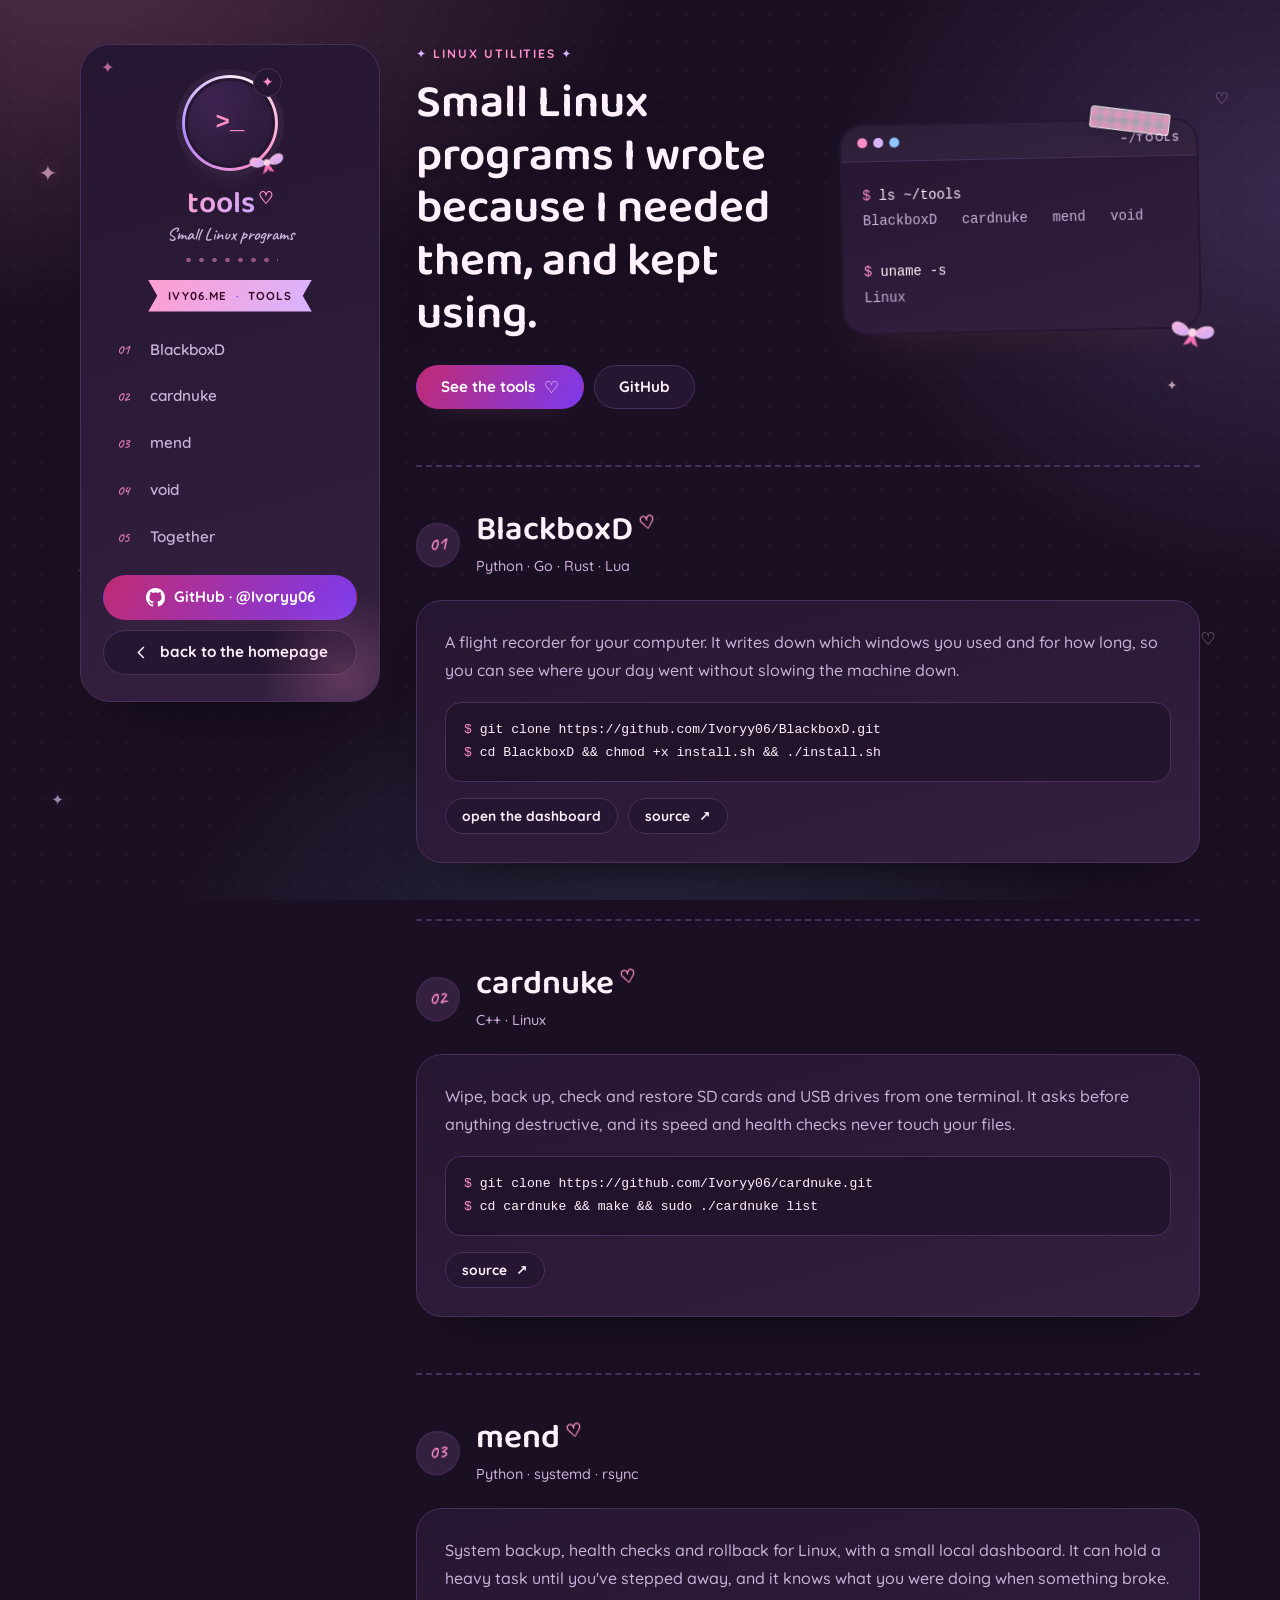
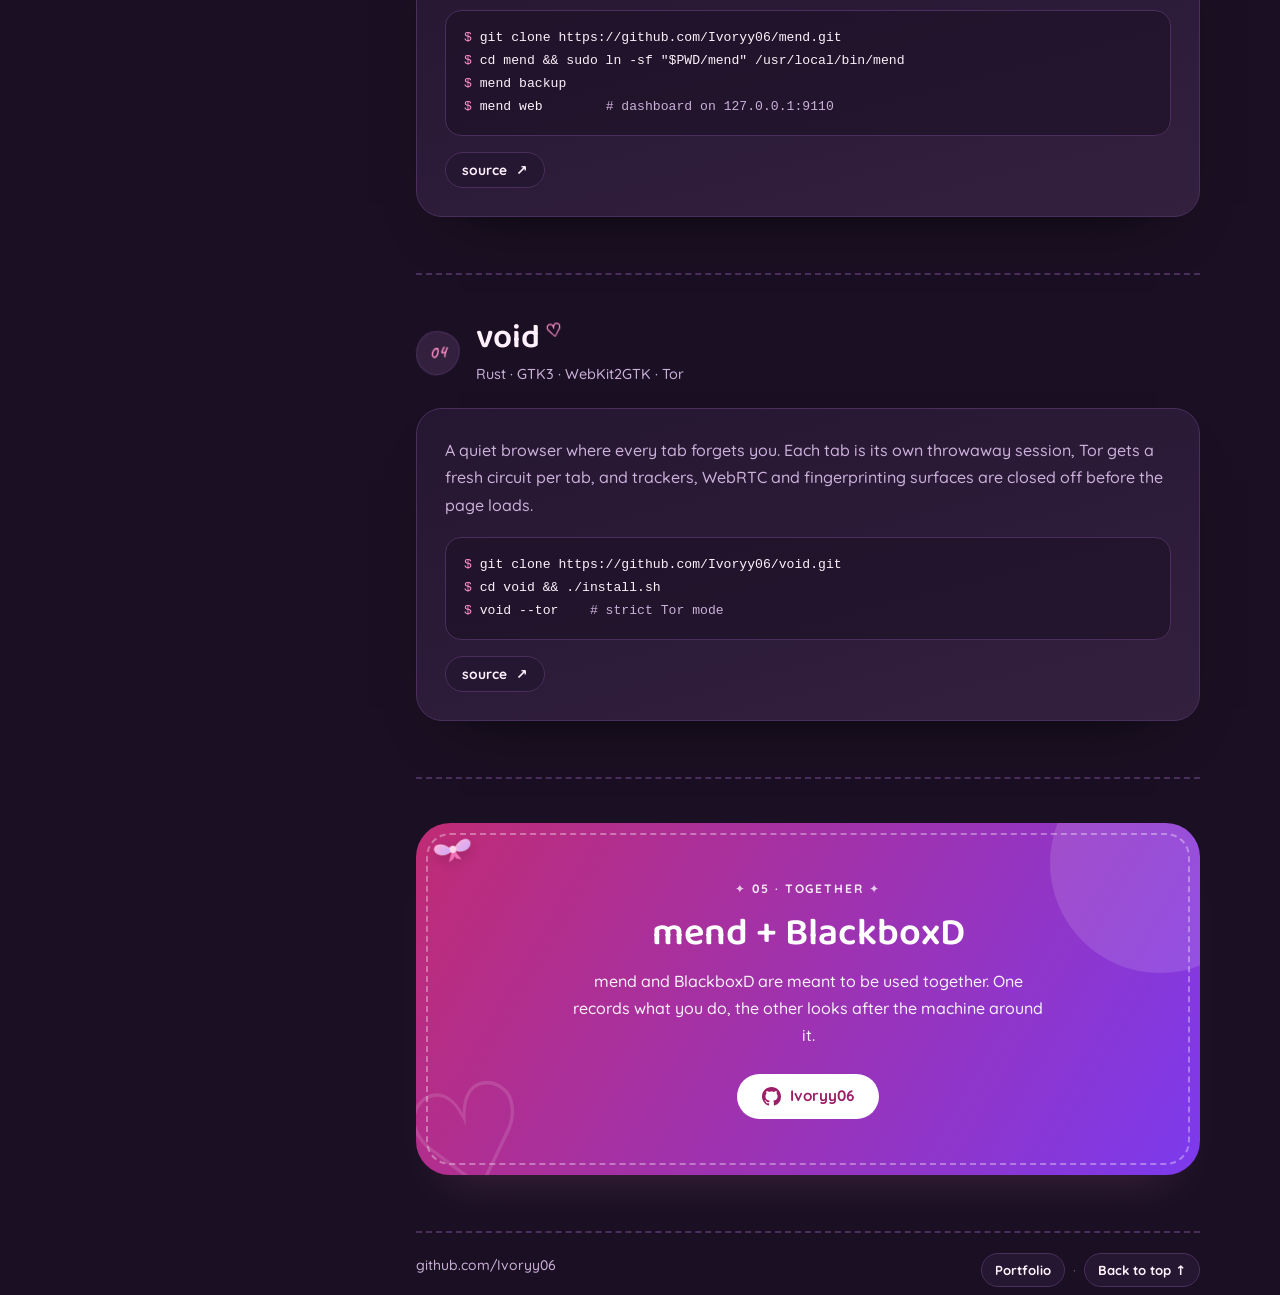
<file: tools/index.html>
<!DOCTYPE html>
<html lang="en">
<head>
  <meta charset="UTF-8" />
  <meta name="viewport" content="width=device-width, initial-scale=1, viewport-fit=cover" />
  <title>Tools – Ivory</title>
  <meta name="description" content="Small Linux programs I wrote because I needed them: BlackboxD, cardnuke, mend and void." />
  <meta property="og:title" content="Tools – Ivory" />
  <meta property="og:description" content="Small Linux programs I wrote because I needed them: BlackboxD, cardnuke, mend and void." />
  <meta property="og:type" content="website" />
  <meta property="og:url" content="https://ivy06.me/tools/" />
  <meta name="color-scheme" content="dark" />
  <meta name="theme-color" content="#1b1023" />
  <link rel="icon" href="/favicon.svg" type="image/svg+xml" />
  <link rel="preconnect" href="https://fonts.googleapis.com" />
  <link rel="preconnect" href="https://fonts.gstatic.com" crossorigin />
  <link href="https://fonts.googleapis.com/css2?family=Baloo+2:wght@500;600;700&family=Caveat:wght@500;600&family=Quicksand:wght@400;500;600;700&display=swap" rel="stylesheet" />
  <style>
    /* The same dark candy palette as the diary and the portfolio. */
    :root {
      color-scheme: dark;
      --bg: #1b1023;
      --panel: #251631;
      --panel-2: #33203f;
      --line: #4a2e5c;
      --text: #fff0fb;
      --muted: #cbb0da;
      --primary: #ff8fc9;
      --accent: #d8b4fe;
      --grad: linear-gradient(120deg, #ff8fc9, #b18cff);
      --grad-strong: linear-gradient(120deg, #c02b74, #7c3aed);
      --grad-text: linear-gradient(120deg, #ff9ed0, #c9a8ff);
      --surface: linear-gradient(165deg, #251631, #33203f);
      --shadow: 0 30px 60px -42px rgba(0, 0, 0, .95);
      --glow: rgba(255, 143, 201, .22);
      --pastel-panel: linear-gradient(160deg, rgba(255, 182, 216, .20), rgba(201, 168, 255, .16));
      --font-display: "Baloo 2", "Trebuchet MS", "Segoe UI", sans-serif;
      --font-body: "Quicksand", system-ui, -apple-system, "Segoe UI", sans-serif;
      --font-hand: "Caveat", "Segoe Script", cursive;
      --mono: ui-monospace, SFMono-Regular, Menlo, Consolas, monospace;
      --max: 1120px;
      --ease: cubic-bezier(.22, .75, .3, 1);
    }

    * { box-sizing: border-box; }
    html { scroll-behavior: smooth; scroll-padding-top: 24px; -webkit-text-size-adjust: 100%; }
    body {
      margin: 0;
      background: var(--bg);
      color: var(--text);
      font: 500 1rem/1.7 var(--font-body);
      -webkit-font-smoothing: antialiased;
      overflow-x: hidden;
      scrollbar-color: var(--primary) transparent;
      scrollbar-width: thin;
    }
    ::-webkit-scrollbar { width: 12px; height: 12px; }
    ::-webkit-scrollbar-track { background: transparent; }
    ::-webkit-scrollbar-thumb { background: var(--grad); border: 3px solid var(--bg); border-radius: 999px; }

    /* A soft pink / lavender / sky wash instead of a photo backdrop. */
    body::before {
      content: "";
      position: fixed;
      inset: 0;
      z-index: -2;
      pointer-events: none;
      background:
        radial-gradient(900px 560px at 6% -4%, rgba(255, 143, 201, .22), transparent 62%),
        radial-gradient(760px 620px at 102% 22%, rgba(177, 140, 255, .20), transparent 62%),
        radial-gradient(820px 600px at 50% 112%, rgba(120, 190, 255, .14), transparent 60%),
        var(--bg);
    }
    /* A faint dot grid, like a page of squared paper. */
    body::after {
      content: "";
      position: fixed;
      inset: 0;
      z-index: -1;
      pointer-events: none;
      opacity: .4;
      background-image: radial-gradient(rgba(255, 240, 251, .14) 1px, transparent 1.5px);
      background-size: 28px 28px;
    }

    img { max-width: 100%; display: block; }
    a { color: var(--accent); }
    ::selection { background: #ffb3d9; color: #3a0b28; }
    :focus-visible { outline: 3px solid var(--accent); outline-offset: 3px; border-radius: 10px; }

    .skip {
      position: fixed; left: 16px; top: -70px; z-index: 100;
      padding: 10px 16px; border-radius: 999px;
      background: var(--primary); color: var(--panel);
      text-decoration: none; font-weight: 700; transition: top .2s;
    }
    .skip:focus { top: 14px; }

    /* Pink sparkles drifting behind the cards. */
    .sparkles { position: fixed; inset: 0; z-index: -1; overflow: hidden; pointer-events: none; }
    .sparkles span {
      position: absolute; line-height: 1; opacity: .65;
      text-shadow: 0 0 18px rgba(255, 143, 201, .5);
      animation: drift 9s ease-in-out infinite;
    }
    .sparkles .s1 { left: 3%; top: 18%; font-size: 1.4rem; color: #ffc2e2; }
    .sparkles .s2 { right: 4%; top: 10%; font-size: 1rem; color: #d8b4fe; animation-delay: -2.5s; }
    .sparkles .s3 { left: 6%; top: 62%; font-size: 1.5rem; color: #ffd6ec; animation-delay: -4.5s; }
    .sparkles .s4 { right: 5%; top: 70%; font-size: 1.1rem; color: #ffc2e2; animation-delay: -1.5s; }
    .sparkles .s5 { left: 4%; top: 88%; font-size: .95rem; color: #e3c4ff; animation-delay: -6s; }
    .sparkles .s6 { right: 8%; top: 42%; font-size: .85rem; color: #ffe0f1; animation-delay: -3.5s; }

    /* The little bow drawing, reused as a sticker. */
    .sprite { position: absolute; width: 0; height: 0; overflow: hidden; }
    .bow { position: absolute; display: block; pointer-events: none; filter: drop-shadow(0 4px 6px rgba(60, 10, 40, .25)); }

    /* Page frame: profile card on the left, content on the right. */
    .stage {
      width: min(var(--max), 100% - 32px);
      margin: 0 auto;
      padding: clamp(16px, 4vw, 44px) 0 0;
      display: grid;
      gap: clamp(20px, 3vw, 36px);
      align-items: start;
    }
    .card {
      background: var(--surface);
      border: 1.5px solid var(--line);
      border-radius: 28px;
      box-shadow: var(--shadow);
    }

    /* ---------- profile card ---------- */
    .side { position: sticky; top: clamp(16px, 4vw, 44px); }
    .profile { position: relative; padding: 26px 22px; display: grid; gap: 16px; border-radius: 30px; overflow: hidden; }
    .profile::before {
      content: "✦"; position: absolute; top: 14px; left: 20px;
      font: 600 1rem/1 var(--font-body); color: var(--primary); opacity: .65;
      animation: twinkle 4s ease-in-out infinite; pointer-events: none;
    }
    .profile::after {
      content: ""; position: absolute; right: -50px; bottom: -60px; width: 170px; height: 170px;
      border-radius: 50%; background: radial-gradient(circle, var(--glow), transparent 70%); pointer-events: none;
    }

    .avatar {
      position: relative; width: 96px; height: 96px; margin: 4px auto 0; padding: 3px;
      border-radius: 50%; background: conic-gradient(from 140deg, #ff8fc9, #b18cff, #fff0f8, #ff8fc9);
      box-shadow: 0 0 0 6px var(--panel-2), 0 16px 30px -20px var(--glow);
      animation: bob 7s ease-in-out infinite;
    }
    .avatar::after {
      content: "✦"; position: absolute; top: -7px; right: -4px; display: grid; place-items: center;
      width: 27px; height: 27px; border-radius: 50%;
      background: var(--panel); color: var(--primary); border: 1.5px solid var(--line);
      font: 700 .9rem/1 var(--font-body); box-shadow: 0 8px 16px -10px rgba(0, 0, 0, .45);
      animation: twinkle 3.5s ease-in-out infinite;
    }
    .avatar-face {
      display: grid; place-items: center; width: 100%; height: 100%;
      border-radius: 50%; border: 3px solid var(--panel);
      background: radial-gradient(120% 120% at 30% 20%, #3d2450, #251631);
      font: 600 1.5rem/1 var(--mono); color: var(--primary);
      text-shadow: 0 0 18px var(--glow);
    }
    .avatar-bow { right: -8px; bottom: -4px; width: 38px; height: 24px; transform: rotate(-10deg); }

    .who { text-align: center; }
    .name {
      margin: 0; font: 600 1.9rem/1.1 var(--font-display);
      letter-spacing: 0; color: var(--text);
    }
    .name::after {
      content: "♡"; display: inline-block; margin-left: .22em; font-size: .55em;
      color: var(--primary); vertical-align: .5em; text-shadow: 0 0 14px var(--glow);
      animation: twinkle 4.5s ease-in-out infinite;
    }
    .name em {
      font-style: normal;
      background: var(--grad-text); -webkit-background-clip: text; background-clip: text; color: transparent;
    }
    .role { margin: 4px 0 0; font: 600 1.12rem/1.2 var(--font-hand); color: var(--muted); }
    .role::after {
      content: ""; display: block; width: 96px; height: 8px; margin: 10px auto 0;
      background: radial-gradient(circle, var(--primary) 0 2px, transparent 2.6px) repeat-x;
      background-size: 13px 8px; opacity: .5;
    }

    /* The little ribbon under the avatar. */
    .where {
      margin: 0 auto; padding: 6px 20px; width: fit-content;
      background: linear-gradient(120deg, #ff9ed0, #d8b4fe);
      color: #3a0b28; font-size: .72rem; font-weight: 800;
      letter-spacing: .1em; text-transform: uppercase;
      clip-path: polygon(0 0, 100% 0, calc(100% - 9px) 50%, 100% 100%, 0 100%, 9px 50%);
      box-shadow: 0 8px 16px -10px var(--glow);
    }
    .where span { margin: 0 .35em; color: #7c3aed; }

    .menu { display: flex; flex-direction: column; gap: 3px; }
    .menu a {
      display: flex; align-items: center; gap: 10px;
      padding: 9px 14px; border-radius: 999px; text-decoration: none;
      font-size: .95rem; font-weight: 600; color: var(--muted);
      transition: background .18s, color .18s, transform .18s var(--ease);
    }
    .menu .n { font: 600 .9rem/1 var(--font-hand); color: var(--primary); opacity: .85; min-width: 1.6em; }
    .menu a:hover { background: var(--panel-2); color: var(--text); transform: translateX(3px); }
    .menu a::after {
      content: "♡"; margin-left: auto; font-size: .8rem; color: var(--primary);
      opacity: 0; transform: scale(.5) rotate(-14deg);
      transition: opacity .18s, transform .25s var(--ease);
    }
    .menu a:hover::after { opacity: 1; transform: none; }

    /* ---------- buttons ---------- */
    .btn {
      display: inline-flex; align-items: center; justify-content: center; gap: 9px;
      padding: 12px 24px; border-radius: 999px; border: 1.5px solid transparent;
      font: 700 .95rem/1.2 var(--font-body); text-decoration: none; cursor: pointer;
      transition: transform .25s cubic-bezier(.34, 1.56, .64, 1), background .2s, border-color .2s, color .2s, box-shadow .25s;
    }
    .btn svg { width: 19px; height: 19px; fill: none; stroke: currentColor; stroke-width: 1.9; }
    .btn svg.ico-fill { stroke: none; }
    .btn svg.ico-fill path { fill: currentColor; stroke: none; }
    .btn.primary { background: var(--grad-strong); color: #fff; box-shadow: 0 14px 26px -18px var(--glow); }
    .btn.primary:hover { transform: translateY(-2px) rotate(-1deg); box-shadow: 0 20px 32px -16px var(--glow); filter: brightness(1.06); }
    .btn.ghost { background: var(--panel); color: var(--text); border-color: var(--line); }
    .btn.ghost:hover { border-color: var(--primary); color: var(--primary); background: var(--panel-2); transform: translateY(-2px); }
    .btn.primary:active, .btn.ghost:active { transform: scale(.96); }
    .btn.wide { width: 100%; }
    .btn.small { padding: 9px 16px; font-size: .86rem; }
    .btn.small svg { width: 16px; height: 16px; }
    .profile-actions { display: grid; gap: 10px; }

    /* ---------- main column ---------- */
    .main { display: grid; gap: clamp(34px, 5vw, 56px); padding-bottom: 8px; min-width: 0; }
    /* Let columns shrink on small screens, so long code lines scroll inside their box. */
    .stage > *, .main > *, .hero > *, .block { min-width: 0; }

    .hero { display: grid; gap: 26px; align-items: center; }
    .eyebrow {
      margin: 0 0 12px; font-size: .76rem; font-weight: 700; letter-spacing: .16em;
      text-transform: uppercase; color: var(--primary);
    }
    .eyebrow::before { content: "✦ "; color: var(--accent); }
    .eyebrow::after { content: " ✦"; color: var(--accent); }
    .hero-title {
      margin: 0; font: 600 clamp(2.05rem, 4.4vw, 2.9rem)/1.14 var(--font-display);
      letter-spacing: 0; color: var(--text); text-shadow: 0 2px 18px rgba(10, 5, 15, .45);
    }
    .hero-p { margin: 16px 0 0; max-width: 34em; color: var(--muted); }
    .cta { display: flex; flex-wrap: wrap; gap: 10px; margin-top: 24px; }
    .cta .btn.primary::after { content: "♡"; font-size: 1.1em; line-height: 1; transition: transform .25s var(--ease); }
    .cta .btn.primary:hover::after { transform: scale(1.35) rotate(-14deg); }

    /* The terminal drawing stands in for the portfolio's photo. */
    .terminal-wrap { position: relative; transform: rotate(-1.2deg); }
    .terminal-wrap::before {
      content: ""; position: absolute; top: -9px; right: 28px; z-index: 2; width: 78px; height: 20px;
      background-color: rgba(255, 255, 255, .58);
      background-image:
        repeating-linear-gradient(0deg, rgba(255, 143, 201, .34) 0 6px, transparent 6px 12px),
        repeating-linear-gradient(90deg, rgba(255, 143, 201, .34) 0 6px, transparent 6px 12px);
      border: 1px solid rgba(255, 255, 255, .7); border-radius: 3px;
      transform: rotate(8deg); box-shadow: 0 3px 8px rgba(15, 6, 22, .18); pointer-events: none;
    }
    .terminal {
      overflow: hidden; border-radius: 24px;
      border: 2px solid var(--panel); background: var(--surface);
      box-shadow: 0 26px 45px -30px var(--glow), var(--shadow);
    }
    .term-bar {
      display: flex; align-items: center; gap: 6px; padding: 12px 16px;
      background: rgba(255, 255, 255, .04); border-bottom: 1.5px solid var(--line);
    }
    .term-bar i { width: 10px; height: 10px; border-radius: 50%; background: #ff8fc9; }
    .term-bar i:nth-child(2) { background: #d8b4fe; }
    .term-bar i:nth-child(3) { background: #8ec5ff; }
    .term-bar b {
      margin-left: auto; font: 700 .68rem/1 var(--font-body);
      letter-spacing: .14em; text-transform: uppercase; color: var(--muted);
    }
    .terminal pre {
      margin: 0; padding: 22px 20px; overflow-x: auto;
      font: 500 .86rem/1.85 var(--mono); color: var(--text);
    }
    .terminal .p { color: var(--primary); }
    .terminal .out { color: var(--muted); }
    .terminal-wrap .bow { right: -14px; bottom: -20px; width: 48px; height: 30px; transform: rotate(10deg); z-index: 3; }

    /* ---------- section blocks ---------- */
    .block { padding-top: clamp(28px, 4vw, 44px); border-top: 2px dashed var(--line); }
    .block-head { display: flex; gap: 16px; align-items: center; margin-bottom: 22px; }
    .block-head .num {
      flex: none; display: grid; place-items: center; width: 44px; height: 44px;
      border-radius: 46% 54% 55% 45% / 52% 44% 56% 48%;
      background: var(--panel-2); border: 1.5px solid var(--line);
      font: 600 1.2rem/1 var(--font-hand); color: var(--primary); transform: rotate(-6deg);
    }
    .block-head h2 {
      margin: 0; font: 600 clamp(1.6rem, 3vw, 2.1rem)/1.15 var(--font-display);
      letter-spacing: 0; color: var(--text);
    }
    .block-head h2::after {
      content: "♡"; display: inline-block; margin-left: .3em; font-size: .55em;
      color: var(--primary); vertical-align: .55em; transform: rotate(-10deg);
    }
    .block-head p:not(.eyebrow) { margin: 4px 0 0; font-size: .9rem; color: var(--muted); }

    /* One card per tool. */
    .tool { position: relative; padding: clamp(20px, 3vw, 28px); border-radius: 26px; }
    .tool p:not(.tags) { margin: 0; color: var(--muted); max-width: 46em; }
    .tags {
      display: inline-block; margin: 0; padding: 5px 12px; border-radius: 999px;
      background: var(--panel-2); border: 1px solid var(--line);
      font: 700 .68rem/1.2 var(--font-body); letter-spacing: .06em; text-transform: uppercase; color: var(--muted);
    }
    .code {
      margin: 18px 0 0; padding: 16px 18px; overflow-x: auto;
      border-radius: 16px; border: 1.5px solid var(--line);
      background: rgba(27, 16, 35, .6);
      font: .82rem/1.75 var(--mono); color: var(--text); white-space: pre;
    }
    .code .p { color: var(--primary); }
    .code .c { color: var(--muted); }
    .links { display: flex; flex-wrap: wrap; gap: 10px; margin-top: 16px; }

    /* The closing note, like the portfolio's contact card. */
    .contact {
      position: relative; overflow: hidden; text-align: center; color: #fff;
      padding: clamp(36px, 5vw, 56px) clamp(22px, 4vw, 44px);
      border-radius: 34px; background: var(--grad-strong);
      box-shadow: 0 28px 50px -32px var(--glow);
      outline: 2px dashed rgba(255, 255, 255, .35); outline-offset: -12px;
    }
    .contact::before {
      content: "♡"; position: absolute; left: -12px; bottom: -34px;
      font: 600 9rem/1 var(--font-body); color: rgba(255, 255, 255, .13);
      transform: rotate(-14deg); pointer-events: none;
    }
    .contact::after {
      content: ""; position: absolute; right: -70px; top: -70px; width: 220px; height: 220px;
      border-radius: 50%; background: rgba(255, 255, 255, .12); pointer-events: none;
    }
    .contact-bow { top: 14px; left: 16px; width: 42px; height: 26px; transform: rotate(-12deg); z-index: 1; }
    .eyebrow.light { color: rgba(255, 255, 255, .9); }
    .eyebrow.light::before, .eyebrow.light::after { color: rgba(255, 255, 255, .75); }
    .contact h2 { margin: 0; font: 600 clamp(1.8rem, 3.4vw, 2.4rem)/1.15 var(--font-display); letter-spacing: 0; }
    .contact p:not(.eyebrow) { margin: 12px auto 24px; max-width: 30em; color: rgba(255, 255, 255, .94); }
    .contact-actions { display: flex; flex-wrap: wrap; gap: 10px; justify-content: center; }
    .btn.light { background: #fff; color: #9c1f68; }
    .btn.light:hover { background: #fff2f8; transform: translateY(-2px); }
    .btn.ghost-light { background: transparent; color: #fff; border-color: rgba(255, 255, 255, .55); }
    .btn.ghost-light:hover { background: rgba(255, 255, 255, .16); color: #fff; transform: translateY(-2px); }

    /* ---------- footer ---------- */
    .foot {
      display: flex; flex-wrap: wrap; justify-content: space-between; gap: 8px;
      padding-top: 20px; border-top: 2px dashed var(--line);
      font-size: .87rem; color: var(--muted);
    }
    .foot p { margin: 0; }
    .foot a { color: var(--muted); text-decoration: none; font-weight: 700; }
    .foot a:hover { color: var(--primary); }
    .foot-links { display: flex; gap: 8px; align-items: center; }
    .foot-links a {
      display: inline-flex; align-items: center; padding: 5px 13px; border-radius: 999px;
      background: var(--panel); border: 1.5px solid var(--line); color: var(--text);
      font-size: .82rem; text-decoration: none;
      transition: transform .2s var(--ease), border-color .2s, color .2s;
    }
    .foot-links a:hover { border-color: var(--primary); color: var(--primary); transform: translateY(-2px); }
    .foot-links span { opacity: .45; }

    /* ---------- little animations ---------- */
    @keyframes bob {
      0%, 100% { transform: translateY(0); }
      50% { transform: translateY(-4px); }
    }
    @keyframes twinkle {
      0%, 100% { opacity: .6; transform: scale(.92) rotate(0); }
      50% { opacity: 1; transform: scale(1.1) rotate(14deg); }
    }
    @keyframes drift {
      0%, 100% { transform: translateY(0) rotate(-4deg); opacity: .45; }
      50% { transform: translateY(-12px) rotate(8deg); opacity: .85; }
    }

    /* Gentle fade in, only when JavaScript is running. */
    .js .reveal { opacity: 0; transform: translateY(14px); transition: opacity .55s var(--ease), transform .55s var(--ease); }
    .js .reveal.in { opacity: 1; transform: none; }

    /* ---------- wide screens ---------- */
    @media (min-width: 980px) {
      .stage { grid-template-columns: 300px minmax(0, 1fr); }
      .hero { grid-template-columns: 1.05fr .95fr; gap: 28px; }
    }

    /* ---------- phones and small tablets ---------- */
    @media (max-width: 979px) {
      .side { position: static; }
      .avatar { width: 78px; height: 78px; }
      .name { font-size: 1.55rem; }
      .menu { flex-direction: row; flex-wrap: wrap; gap: 6px; }
      .menu a { padding: 7px 14px; border-radius: 999px; background: var(--panel-2); font-size: .87rem; }
      .menu a:hover { transform: translateY(-1px); }
      .menu .n { display: none; }
      .profile { padding: 20px 18px; gap: 14px; }
      .hero-title { font-size: clamp(1.9rem, 6vw, 2.5rem); }
    }

    @media (max-width: 560px) {
      .avatar { width: 70px; height: 70px; }
      .name { font-size: 1.4rem; }
      .menu { gap: 4px; }
      .menu a { padding: 6px 10px; font-size: .78rem; }
      .cta .btn { flex: 1; }
      .terminal-wrap { transform: none; }
      .terminal pre { font-size: .78rem; padding: 18px 16px; }
      .terminal-wrap::before { width: 58px; height: 17px; right: 18px; }
      .avatar-bow { width: 32px; height: 20px; }
      .contact-bow { width: 36px; height: 22px; }
    }

    /* ---------- respect reduced motion ---------- */
    @media (prefers-reduced-motion: reduce) {
      html { scroll-behavior: auto; }
      *, *::before, *::after { animation: none !important; transition: none !important; }
      .js .reveal { opacity: 1; transform: none; }
    }
  </style>
</head>
<body id="top">
  <a class="skip" href="#main">Skip to content</a>

  <!-- One little bow drawing, reused around the page. -->
  <svg class="sprite" aria-hidden="true" focusable="false">
    <defs>
      <linearGradient id="bowFill" x1="0" y1="0" x2="1" y2="1">
        <stop offset="0" stop-color="#ffb3d9" />
        <stop offset="1" stop-color="#c9a8ff" />
      </linearGradient>
    </defs>
    <symbol id="bow" viewBox="0 0 64 40">
      <path d="M29 23l-7 14 8-3 4-9Z" fill="#f472b6" />
      <path d="M35 23l7 14-8-3-4-9Z" fill="#f472b6" />
      <path d="M30 20C22 6 4 4 4 14c0 11 18 14 26 6Z" fill="url(#bowFill)" stroke="#fff0f8" stroke-opacity=".6" stroke-width="1.2" stroke-linejoin="round" />
      <path d="M34 20C42 6 60 4 60 14c0 11-18 14-26 6Z" fill="url(#bowFill)" stroke="#fff0f8" stroke-opacity=".6" stroke-width="1.2" stroke-linejoin="round" />
      <rect x="27" y="13.5" width="10" height="11" rx="4.5" fill="#ffd6e8" />
    </symbol>
  </svg>

  <!-- A handful of sparkles drifting behind the cards. -->
  <div class="sparkles" aria-hidden="true">
    <span class="s1">✦</span>
    <span class="s2">♡</span>
    <span class="s3">✦</span>
    <span class="s4">♡</span>
    <span class="s5">✦</span>
    <span class="s6">✦</span>
  </div>

  <div class="stage">
    <!-- Profile card: stays put while the page scrolls. -->
    <aside class="side">
      <div class="card profile">
        <div class="avatar">
          <div class="avatar-face" aria-hidden="true">&gt;_</div>
          <svg class="bow avatar-bow" viewBox="0 0 64 40" aria-hidden="true"><use href="#bow" /></svg>
        </div>

        <div class="who">
          <h1 class="name"><em>tools</em></h1>
          <p class="role">Small Linux programs</p>
        </div>

        <p class="where">ivy06.me <span aria-hidden="true">·</span> tools</p>

        <nav class="menu" aria-label="Tools">
          <a href="#blackboxd"><span class="n">01</span>BlackboxD</a>
          <a href="#cardnuke"><span class="n">02</span>cardnuke</a>
          <a href="#mend"><span class="n">03</span>mend</a>
          <a href="#void"><span class="n">04</span>void</a>
          <a href="#together"><span class="n">05</span>Together</a>
        </nav>

        <div class="profile-actions">
          <a class="btn primary wide" href="https://github.com/Ivoryy06" target="_blank" rel="noopener noreferrer">
            <svg class="ico-fill" viewBox="0 0 16 16" aria-hidden="true"><path d="M8 0C3.58 0 0 3.58 0 8c0 3.54 2.29 6.53 5.47 7.59.4.07.55-.17.55-.38 0-.19-.01-.82-.01-1.49-2.01.37-2.53-.49-2.69-.94-.09-.23-.48-.94-.82-1.13-.28-.15-.68-.52-.01-.53.63-.01 1.08.58 1.23.82.72 1.21 1.87.87 2.33.66.07-.52.28-.87.51-1.07-1.78-.2-3.64-.89-3.64-3.95 0-.87.31-1.59.82-2.15-.08-.2-.36-1.02.08-2.12 0 0 .67-.21 2.2.82.64-.18 1.32-.27 2-.27.68 0 1.36.09 2 .27 1.53-1.04 2.2-.82 2.2-.82.44 1.1.16 1.92.08 2.12.51.56.82 1.27.82 2.15 0 3.07-1.87 3.75-3.65 3.95.29.25.54.73.54 1.48 0 1.07-.01 1.93-.01 2.2 0 .21.15.46.55.38A8.013 8.013 0 0016 8c0-4.42-3.58-8-8-8z" /></svg>
            GitHub · @Ivoryy06
          </a>
          <a class="btn ghost wide" href="/">
            <svg viewBox="0 0 24 24" aria-hidden="true"><path d="M15 5l-7 7 7 7" /></svg>
            back to the homepage
          </a>
        </div>
      </div>
    </aside>

    <main class="main" id="main">
      <section class="hero reveal">
        <div class="hero-text">
          <p class="eyebrow">Linux utilities</p>
          <h2 class="hero-title">Small Linux programs I wrote because I needed them, and kept using.</h2>
          <div class="cta">
            <a class="btn primary" href="#blackboxd">See the tools</a>
            <a class="btn ghost" href="https://github.com/Ivoryy06" target="_blank" rel="noopener noreferrer">GitHub</a>
          </div>
        </div>

        <!-- A little terminal drawing, taped in like a photo. -->
        <div class="terminal-wrap" aria-hidden="true">
          <div class="terminal">
            <div class="term-bar"><i></i><i></i><i></i><b>~/tools</b></div>
            <pre><span class="p">$</span> ls ~/tools
<span class="out">BlackboxD   cardnuke   mend   void</span>

<span class="p">$</span> uname -s
<span class="out">Linux</span></pre>
          </div>
          <svg class="bow" viewBox="0 0 64 40"><use href="#bow" /></svg>
        </div>
      </section>

      <section class="block reveal" id="blackboxd" aria-labelledby="blackboxd-t">
        <header class="block-head">
          <span class="num">01</span>
          <div>
            <h2 id="blackboxd-t">BlackboxD</h2>
            <p>Python · Go · Rust · Lua</p>
          </div>
        </header>

        <article class="card tool">
          <p>A flight recorder for your computer. It writes down which windows you used and for how long, so you can see where your day went without slowing the machine down.</p>
          <pre class="code"><span class="p">$</span> git clone https://github.com/Ivoryy06/BlackboxD.git
<span class="p">$</span> cd BlackboxD &amp;&amp; chmod +x install.sh &amp;&amp; ./install.sh</pre>
          <div class="links">
            <a class="btn ghost small" href="/BlackboxD/">open the dashboard</a>
            <a class="btn ghost small" href="https://github.com/Ivoryy06/BlackboxD" target="_blank" rel="noopener noreferrer">source <span aria-hidden="true">↗</span></a>
          </div>
        </article>
      </section>

      <section class="block reveal" id="cardnuke" aria-labelledby="cardnuke-t">
        <header class="block-head">
          <span class="num">02</span>
          <div>
            <h2 id="cardnuke-t">cardnuke</h2>
            <p>C++ · Linux</p>
          </div>
        </header>

        <article class="card tool">
          <p>Wipe, back up, check and restore SD cards and USB drives from one terminal. It asks before anything destructive, and its speed and health checks never touch your files.</p>
          <pre class="code"><span class="p">$</span> git clone https://github.com/Ivoryy06/cardnuke.git
<span class="p">$</span> cd cardnuke &amp;&amp; make &amp;&amp; sudo ./cardnuke list</pre>
          <div class="links">
            <a class="btn ghost small" href="https://github.com/Ivoryy06/cardnuke" target="_blank" rel="noopener noreferrer">source <span aria-hidden="true">↗</span></a>
          </div>
        </article>
      </section>

      <section class="block reveal" id="mend" aria-labelledby="mend-t">
        <header class="block-head">
          <span class="num">03</span>
          <div>
            <h2 id="mend-t">mend</h2>
            <p>Python · systemd · rsync</p>
          </div>
        </header>

        <article class="card tool">
          <p>System backup, health checks and rollback for Linux, with a small local dashboard. It can hold a heavy task until you've stepped away, and it knows what you were doing when something broke.</p>
          <pre class="code"><span class="p">$</span> git clone https://github.com/Ivoryy06/mend.git
<span class="p">$</span> cd mend &amp;&amp; sudo ln -sf "$PWD/mend" /usr/local/bin/mend
<span class="p">$</span> mend backup
<span class="p">$</span> mend web        <span class="c"># dashboard on 127.0.0.1:9110</span></pre>
          <div class="links">
            <a class="btn ghost small" href="https://github.com/Ivoryy06/mend" target="_blank" rel="noopener noreferrer">source <span aria-hidden="true">↗</span></a>
          </div>
        </article>
      </section>

      <section class="block reveal" id="void" aria-labelledby="void-t">
        <header class="block-head">
          <span class="num">04</span>
          <div>
            <h2 id="void-t">void</h2>
            <p>Rust · GTK3 · WebKit2GTK · Tor</p>
          </div>
        </header>

        <article class="card tool">
          <p>A quiet browser where every tab forgets you. Each tab is its own throwaway session, Tor gets a fresh circuit per tab, and trackers, WebRTC and fingerprinting surfaces are closed off before the page loads.</p>
          <pre class="code"><span class="p">$</span> git clone https://github.com/Ivoryy06/void.git
<span class="p">$</span> cd void &amp;&amp; ./install.sh
<span class="p">$</span> void --tor    <span class="c"># strict Tor mode</span></pre>
          <div class="links">
            <a class="btn ghost small" href="https://github.com/Ivoryy06/void" target="_blank" rel="noopener noreferrer">source <span aria-hidden="true">↗</span></a>
          </div>
        </article>
      </section>

      <section class="block reveal" id="together" aria-labelledby="together-t">
        <div class="contact">
          <svg class="bow contact-bow" viewBox="0 0 64 40" aria-hidden="true"><use href="#bow" /></svg>
          <p class="eyebrow light">05 · Together</p>
          <h2 id="together-t">mend + BlackboxD</h2>
          <p>mend and BlackboxD are meant to be used together. One records what you do, the other looks after the machine around it.</p>
          <div class="contact-actions">
            <a class="btn light" href="https://github.com/Ivoryy06" target="_blank" rel="noopener noreferrer">
              <svg class="ico-fill" viewBox="0 0 16 16" aria-hidden="true"><path d="M8 0C3.58 0 0 3.58 0 8c0 3.54 2.29 6.53 5.47 7.59.4.07.55-.17.55-.38 0-.19-.01-.82-.01-1.49-2.01.37-2.53-.49-2.69-.94-.09-.23-.48-.94-.82-1.13-.28-.15-.68-.52-.01-.53.63-.01 1.08.58 1.23.82.72 1.21 1.87.87 2.33.66.07-.52.28-.87.51-1.07-1.78-.2-3.64-.89-3.64-3.95 0-.87.31-1.59.82-2.15-.08-.2-.36-1.02.08-2.12 0 0 .67-.21 2.2.82.64-.18 1.32-.27 2-.27.68 0 1.36.09 2 .27 1.53-1.04 2.2-.82 2.2-.82.44 1.1.16 1.92.08 2.12.51.56.82 1.27.82 2.15 0 3.07-1.87 3.75-3.65 3.95.29.25.54.73.54 1.48 0 1.07-.01 1.93-.01 2.2 0 .21.15.46.55.38A8.013 8.013 0 0016 8c0-4.42-3.58-8-8-8z" /></svg>
              Ivoryy06
            </a>
          </div>
        </div>
      </section>

      <footer class="foot">
        <p>github.com/Ivoryy06</p>
        <p class="foot-links">
          <a href="https://ivy06.me/portfolio/">Portfolio</a>
          <span aria-hidden="true">·</span>
          <a href="#top">Back to top ↑</a>
        </p>
      </footer>
    </main>
  </div>

  <script>
    // Fade each section in the first time it scrolls into view.
    (function () {
      var root = document.documentElement;
      root.classList.add('js');
      var items = document.querySelectorAll('.reveal');
      if (!('IntersectionObserver' in window)) {
        items.forEach(function (el) { el.classList.add('in'); });
        return;
      }
      var io = new IntersectionObserver(function (entries) {
        entries.forEach(function (entry) {
          if (entry.isIntersecting) {
            entry.target.classList.add('in');
            io.unobserve(entry.target);
          }
        });
      }, { rootMargin: '0px 0px -10% 0px', threshold: .08 });
      items.forEach(function (el) { io.observe(el); });
    })();
  </script>
</body>
</html>
</file>
